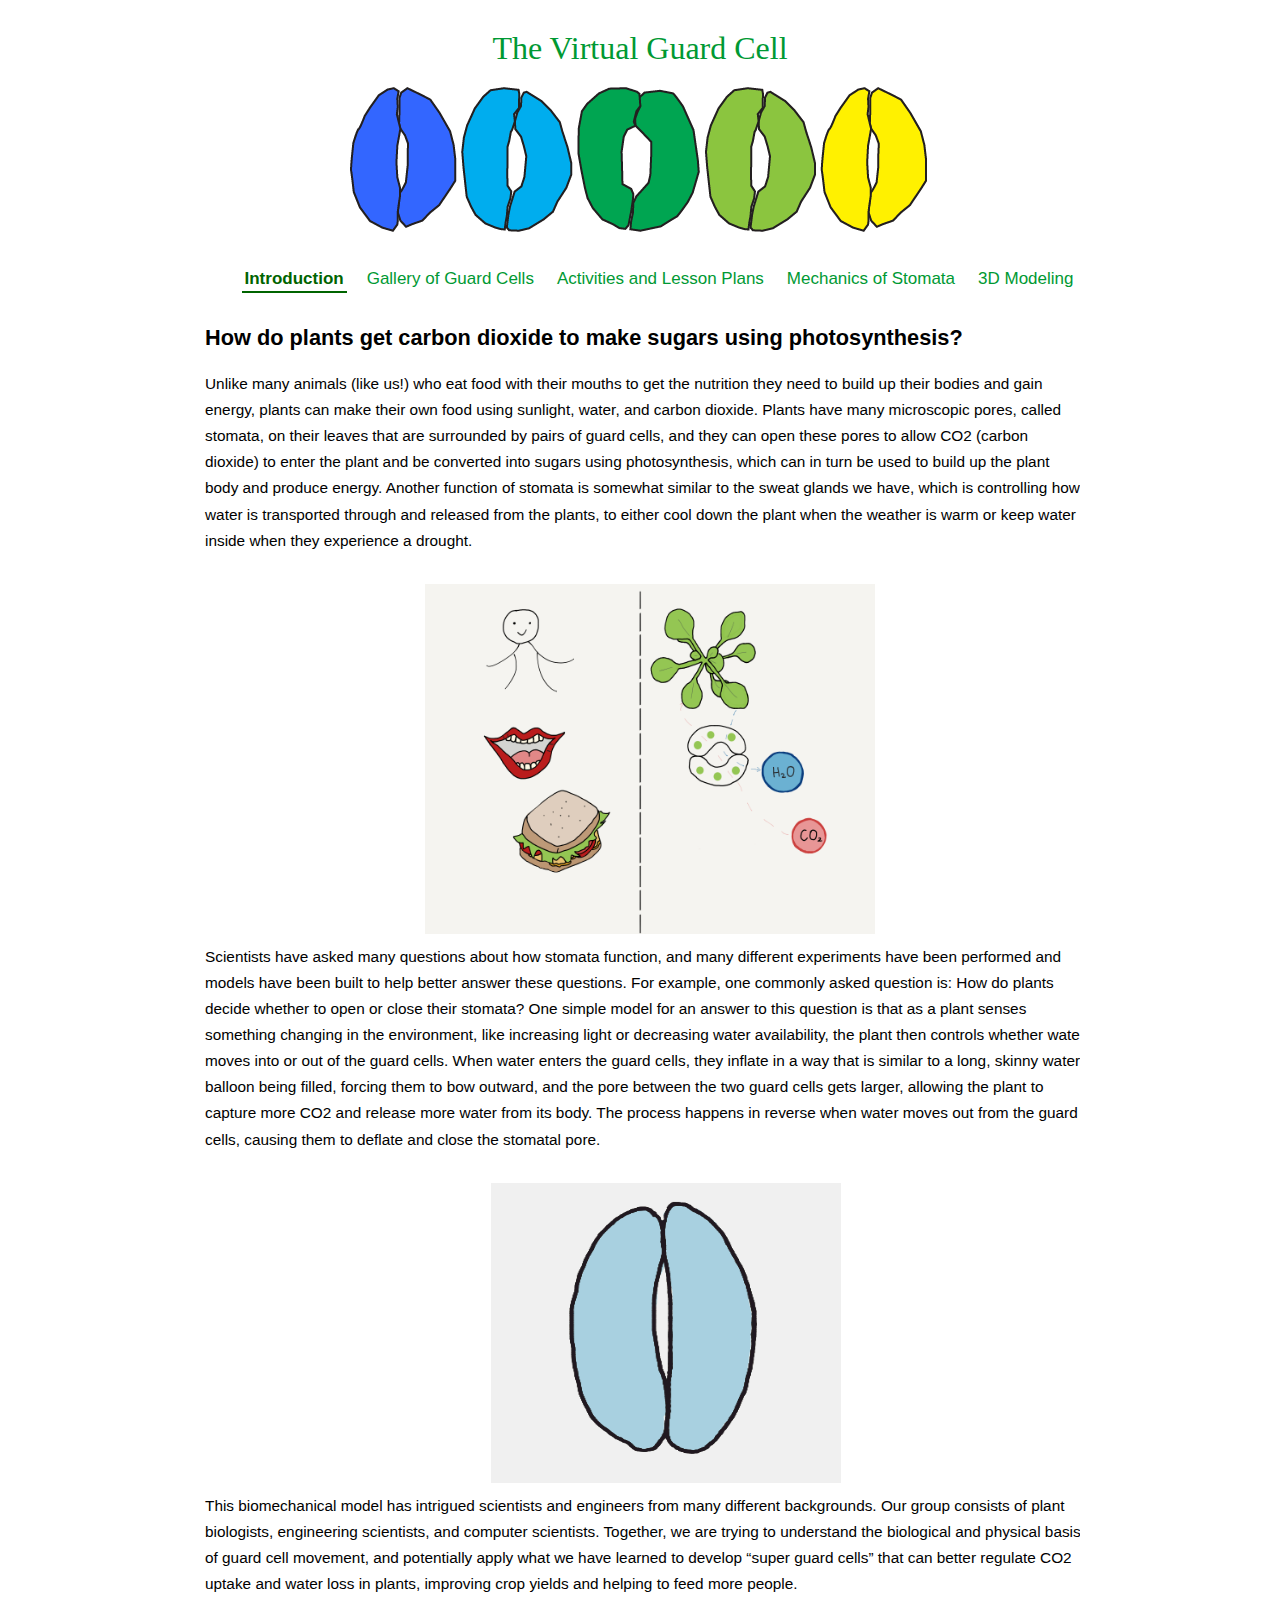
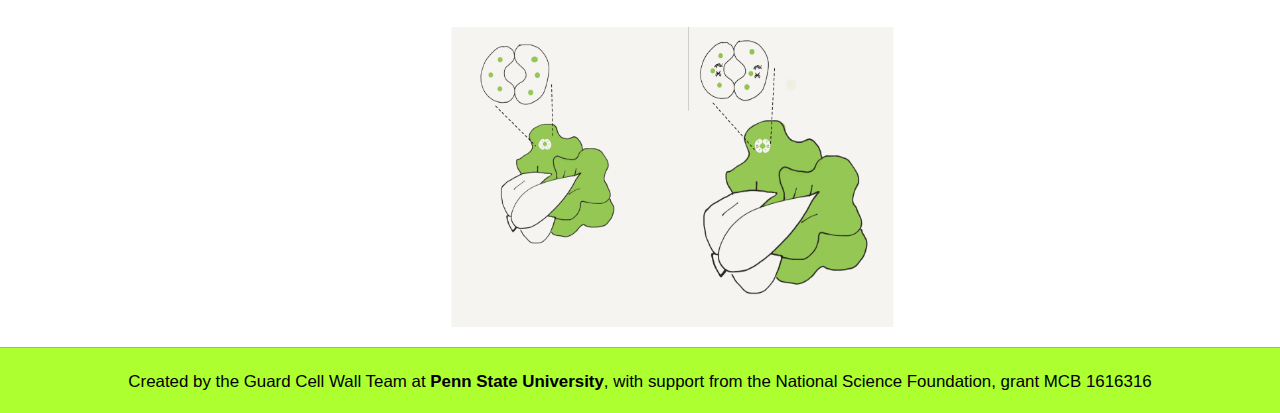
<file: index.html>
<!DOCTYPE HTML>
<html>

<head>
  <title>Virtual Guard Cell</title>
  <meta name="description" content="website description" />
  <meta name="keywords" content="website keywords, website keywords" />
  <meta http-equiv="content-type" content="text/html; charset=windows-1252" />
  <link rel="stylesheet" type="text/css" href="style/style.css" />
</head>

<body>

  <div id="main">
    <div id="header">
      <div id="logo">
        <div id="logo_text">
          <!-- class="logo_colour", allows you to change the colour of the text -->

          <h1 align="center" class="heading">The Virtual Guard Cell</h1>
          <div id="banner"></div>
        
        </div>
      </div>
      <div id="menubar">
        <ul id="menu">
          <!-- put class="selected" in the li tag for the selected page - to highlight which page you're on -->
          <li class="selected"><a href="index.html">Introduction</a></li>
          <li ><a href="gallery.html">Gallery of Guard Cells</a></li>
          <li>
            <div class="dropdown"> 
              <a class="drop">Activities and Lesson Plans</a>
              <div class="dropdown-content">
                <a href="activities.html">Activity</a>
                <a href="lesson.html">Lesson Plan</a>

              </div>
            </div>
          </li>
          <li ><a href="mechanics.html">Mechanics of Stomata</a></li>
          <li ><a href="3Dstomata.html">3D Modeling</a></li>
           
        </ul>
      </div>
    </div>
    <div id="content_header"></div>
    <div id="site_content">
    
      <div id="content">
        <!-- insert the page content here -->
        <h1><span style="font-weight:bold">How do plants get carbon dioxide to make sugars using photosynthesis?</span></h1>
        <p style="font-size:120%;">Unlike many animals (like us!) who eat food with their mouths to get the nutrition they need to build up their bodies and gain energy, plants can make their own food using sunlight, water, and carbon dioxide. Plants have many microscopic pores, called stomata, on their leaves that are surrounded by pairs of guard cells, and they can open these pores to allow CO2 (carbon dioxide) to enter the plant and be converted into sugars using photosynthesis, which can in turn be used to build up the plant body and produce energy. Another function of stomata is somewhat similar to the sweat glands we have, which is controlling how water is transported through and released from the plants, to either cool down the plant when the weather is warm or keep water inside when they experience a drought.</p>
        <div id="img1">
           <img src="stomatal function.png" style="width:450px;height:350px;" alt="intro1" align="middle">
        </div>

        <p style="font-size:120%;">Scientists have asked many questions about how stomata function, and many different experiments have been performed and models have been built to help better answer these questions. For example, one commonly asked question is: How do plants decide whether to open or close their stomata? One simple model for an answer to this question is that as a plant senses something changing in the environment, like increasing light or decreasing water availability, the plant then controls whether water moves into or out of the guard cells. When water enters the guard cells, they inflate in a way that is similar to a long, skinny water balloon being filled, forcing them to bow outward, and the pore between the two guard cells gets larger, allowing the plant to capture more CO2 and release more water from its body. The process happens in reverse when water moves out from the guard cells, causing them to deflate and close the stomatal pore.</p>
        <div id="img2">
           <img src="stomata movement.gif" style="width:350px;height:300px;" alt="intro1" align="middle">
        </div>
        <p style="font-size:120%;">This biomechanical model has intrigued scientists and engineers from many different backgrounds. Our group consists of plant biologists, engineering scientists, and computer scientists. Together, we are trying to understand the biological and physical basis of guard cell movement, and potentially apply what we have learned to develop <q>super guard cells</q> that can better regulate CO2 uptake and water loss in plants, improving crop yields and helping to feed more people.  </p>
        <div id="img3">
           <img src="modified guard cell.png" style="width:450px;height:300px;" alt="intro1" align="middle">
        </div>

        
      </div>
    </div>
    <div id="content_footer"></div>
    <div id="footer">
      <p>Created by the Guard Cell Wall Team at <span style="font-weight:bold">Penn State University</span>, with support from the National Science Foundation, grant MCB 1616316</p>
  
    </div>
  </div>

</body>
</html>
</file>
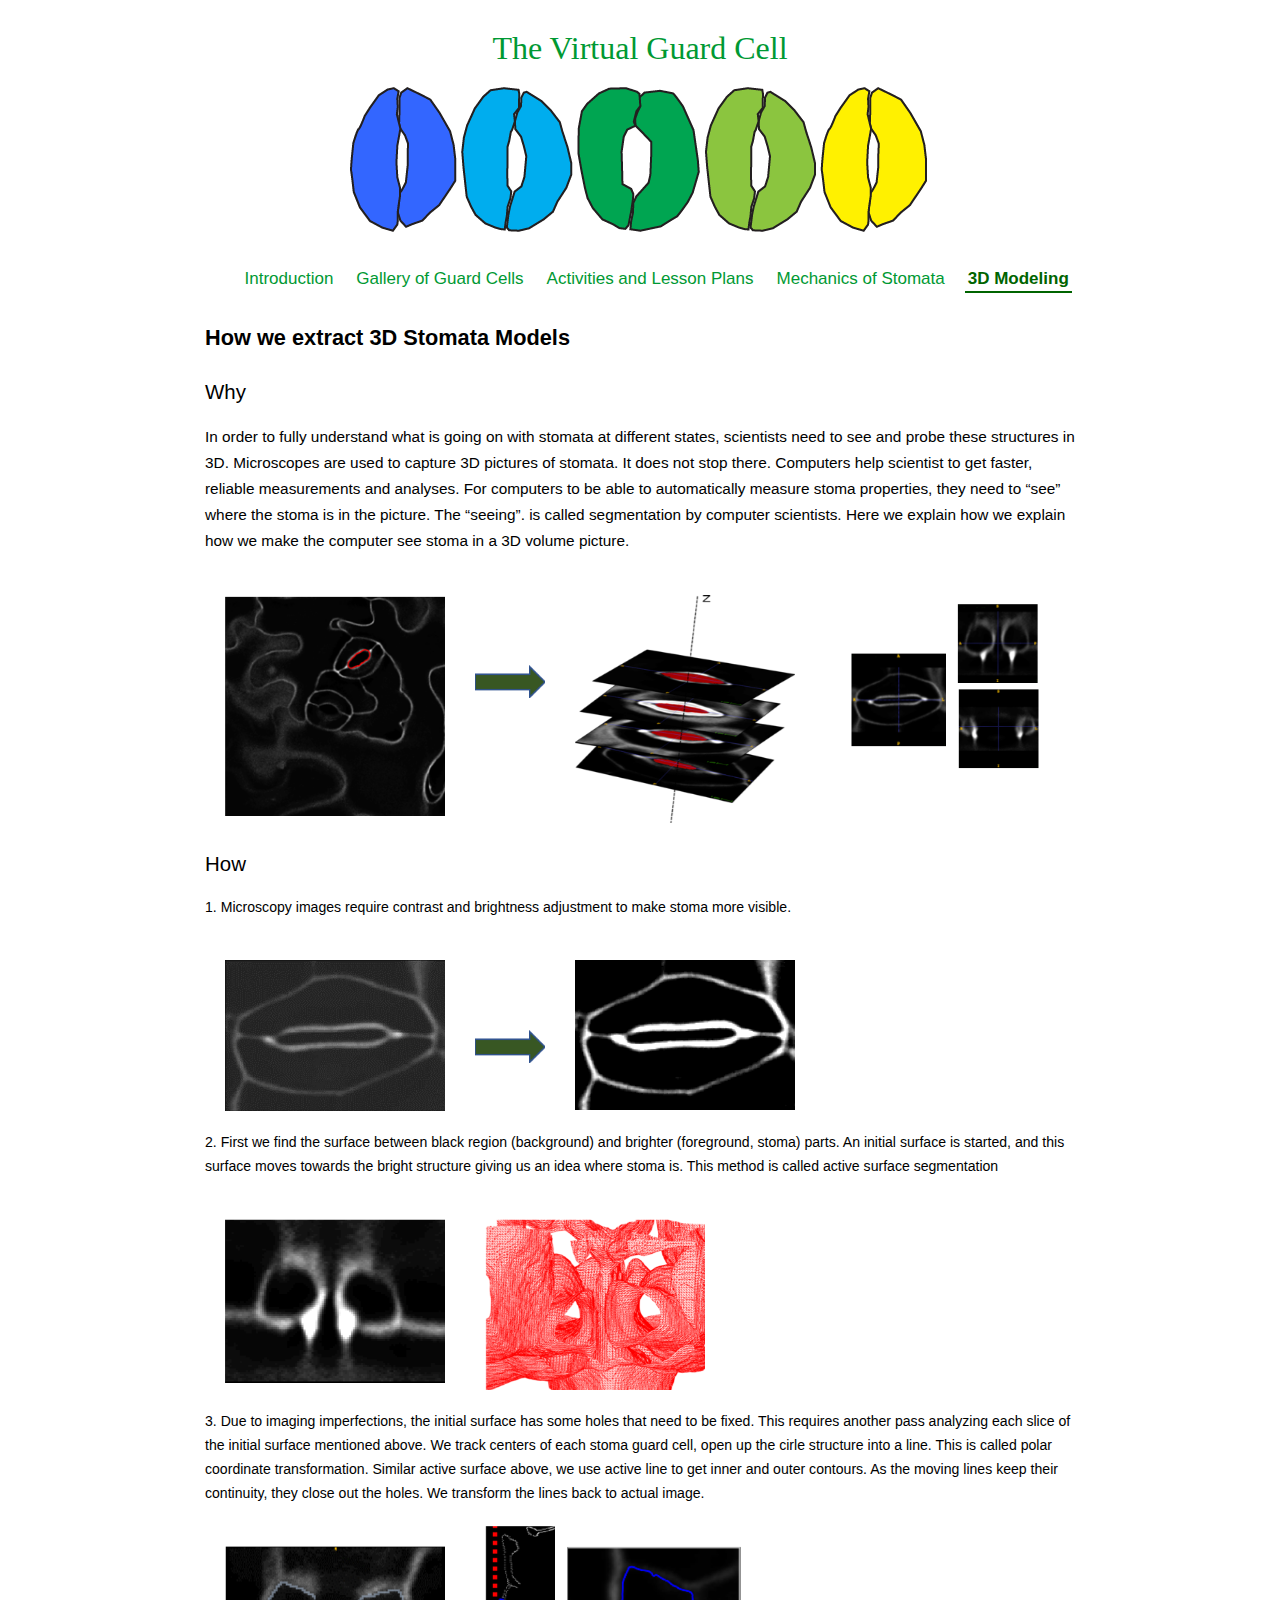
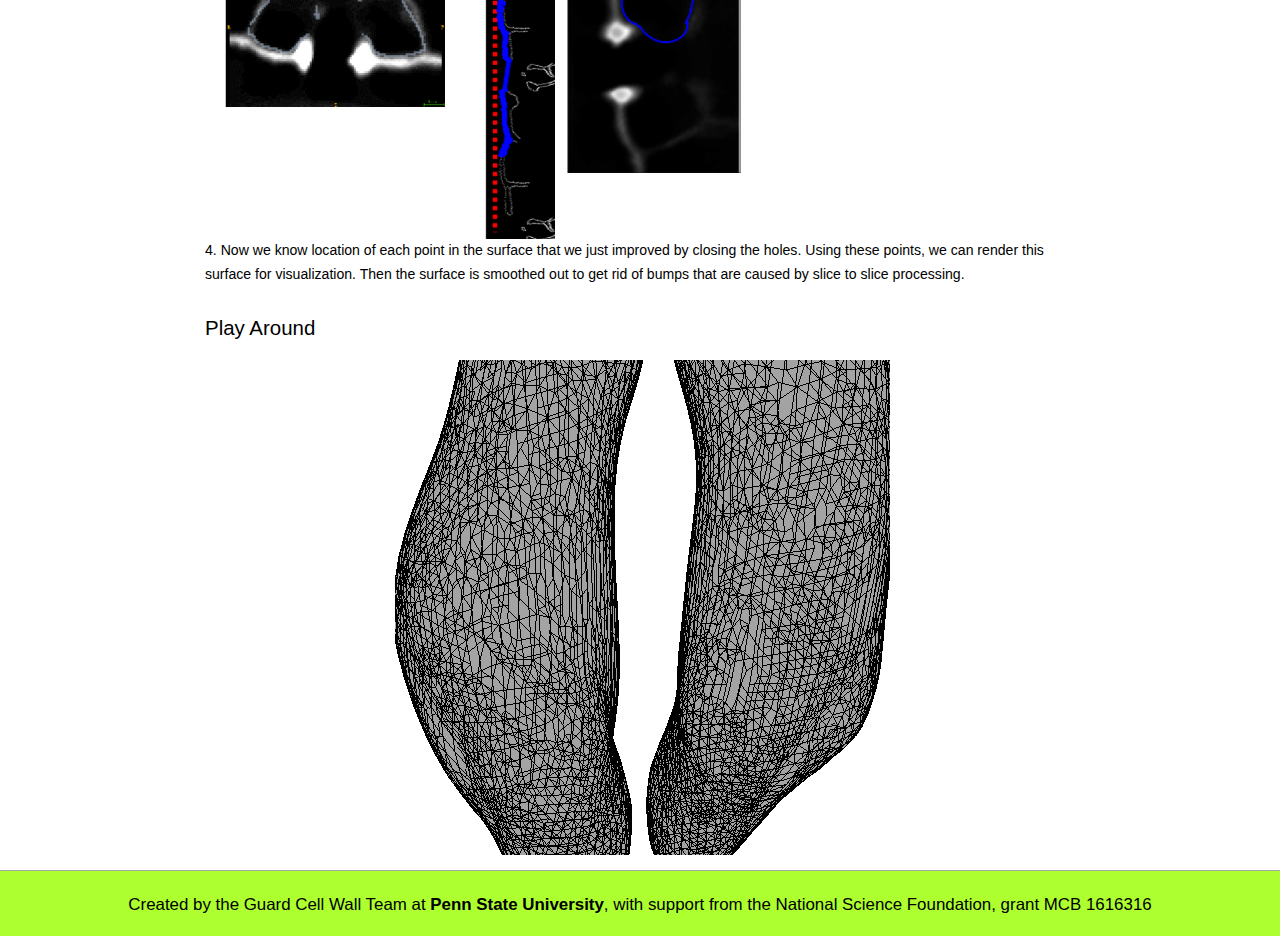
<file: 3Dstomata.html>
<!DOCTYPE HTML>
<html>

<head>
  <title>Virtual Guard Cell</title>
  <meta name="description" content="website description" />
  <meta name="keywords" content="website keywords, website keywords" />
  <meta http-equiv="content-type" content="text/html; charset=windows-1252" />
  <link rel="stylesheet" type="text/css" href="style/style.css" />
</head>

<body>
  <div id="main">
    <div id="header">
      <div id="logo">
        <div id="logo_text">
          <!-- class="logo_colour", allows you to change the colour of the text -->

          <h1 align="center" class="heading">The Virtual Guard Cell</h1>
          <div id="banner"></div>
        
        </div>
      </div>
      <div id="menubar">
        <ul id="menu">
          <!-- put class="selected" in the li tag for the selected page - to highlight which page you're on -->
          <li ><a href="index.html">Introduction</a></li>
          <li ><a href="gallery.html">Gallery of Guard Cells</a></li>
          <li>
            <div class="dropdown"> 
              <a class="drop">Activities and Lesson Plans</a>
              <div class="dropdown-content">
                <a href="activities.html">Activity</a>
                <a href="lesson.html">Lesson Plan</a>

              </div>
            </div>
          </li>
          <li ><a href="mechanics.html">Mechanics of Stomata</a></li>
          <li class="selected"><a href="3Dstomata.html">3D Modeling</a></li>
           
        </ul>
      </div>
    </div>
    <div id="content_header"></div>
    <div id="site_content">
    
      <div id="content">
        <!-- insert the page content here -->
        <h1><span style="font-weight:bold">How we extract 3D Stomata Models</span></h1>
        <h2>Why</h2>
        <p style="font-size:120%;">In order to fully understand what is going on with stomata at different states, scientists need to see and probe these structures in 3D. Microscopes are used to capture 3D pictures of stomata. It does not stop there. Computers help scientist to get faster, reliable measurements and analyses. For computers to be able to automatically measure stoma properties, they need to <q>see</q>  where the stoma is in the picture. The  <q>seeing</q>. is called segmentation by computer scientists. Here we explain how we explain how we make the computer see stoma in a 3D volume picture. </p>

        <div class="row2">
          <div class="column2">
            <figure>
            <img src="st1.png" alt="Snow" style="width:100%">
            </figure>
          </div>
          <div class="column3">
            <figure>
            <img src="arr1.png" alt="arrow" style="width:100%">
            </figure>
          </div>
          <div class="column2">
            <figure>
            <img src="st2.png" alt="Snow" style="width:100%">
            </figure>
          </div>

          <div class="column2">
            <figure>
            <img src="st3.png" alt="Forest" style="width:100%">
            
            </figure>
          </div>
        </div>
        
        <h2>How</h2>
        
            <p>1. Microscopy images require contrast and brightness adjustment to make stoma more visible.</p>

        <div class="row2">
          <div class="column2">
            <figure>
            <img src="st4.png" alt="Snow" style="width:100%">
            </figure>
          </div>
          <div class="column3">
            <figure>
            <img src="arr1.png" alt="arrow" style="width:100%">
            </figure>
          </div>
          <div class="column2">
            <figure>
            <img src="st5.png" alt="Snow" style="width:100%">
            </figure>
          </div>
        </div>

        <p>2. First we find the surface between black region (background) and brighter (foreground, stoma) parts. An initial surface is started, and this surface moves towards the bright structure giving us an idea where stoma is. This method is called active surface segmentation</p>
        <div class="row2">
          <div class="column2">
            <figure>
            <img src="st6.png" alt="Snow" style="width:100%">
            </figure>
          </div>
    
          <div class="column2">
            <figure>
            <img src="st7.png" alt="Snow" style="width:100%">
            </figure>
          </div>
        </div>

        <p >3. Due to imaging imperfections, the initial surface has some holes that need to be fixed. This requires another pass analyzing each slice of the initial surface mentioned above. We track centers of each stoma guard cell, open up the cirle structure into a line. This is called polar coordinate transformation. Similar active surface above, we use active line to get inner and outer contours. As the moving lines keep their continuity, they close out the holes. We transform the lines back to actual image.</p>

        <div class="row2">
          <div class="column2">
            <figure>
            <img src="st8.png" alt="Snow" style="width:100%">
            </figure>
          </div>
    
          <div class="column4">
            <figure>
            <img src="st9.png" alt="Snow" style="width:100%">
            </figure>
          </div>
          <div class="column2">
            <figure>
            <img src="st10.png" alt="Snow" style="width:80%">
            </figure>
          </div>
        </div>
        

        
        <p>4. Now we know location of each point in the surface that we just improved by closing the holes. Using these points, we can render this surface for visualization. Then  the surface is smoothed out to get rid of bumps that are caused by slice to slice processing.</p>
        <h2> Play Around </h2>
        <div id="stl_cont" style="width:500px;height:500px;position:relative; float:center;margin:0 auto;"></div>

        <script src="stl_viewer.min.js"></script>        
        <script>
            var stl_viewer=new StlViewer
            (
                document.getElementById("stl_cont"),
                {
                auto_resize:true,
                zoom:-10,
                models:
                    [
                        {filename:"models/Col_zser01-1_crop_CC_contrast_outer_lnd_1_volume_original_nghbd3_cropped_vcg_taubin.stl", opacity:0.2, x:-23, y:0, z:0, color:"#FF1212", rotationx:90, view_edges:true, display:"smooth"},
                        {filename:"models/Col_zser01-1_crop_CC_contrast_outer_lnd_2_volume_original_nghbd3_cropped_vcg_taubin.stl", opacity:0.2, x:23, y:0, z:0, color:"#FFFFFF", rotationx:90, view_edges:true, display:"smooth"}
                    ]
                }
            );
        </script>
      </div>
    </div>
    <div id="content_footer"></div>
    <div id="footer">
      <p>Created by the Guard Cell Wall Team at <span style="font-weight:bold">Penn State University</span>, with support from the National Science Foundation, grant MCB 1616316</p>
      
    </div>
  </div>
</body>
</html>
</file>
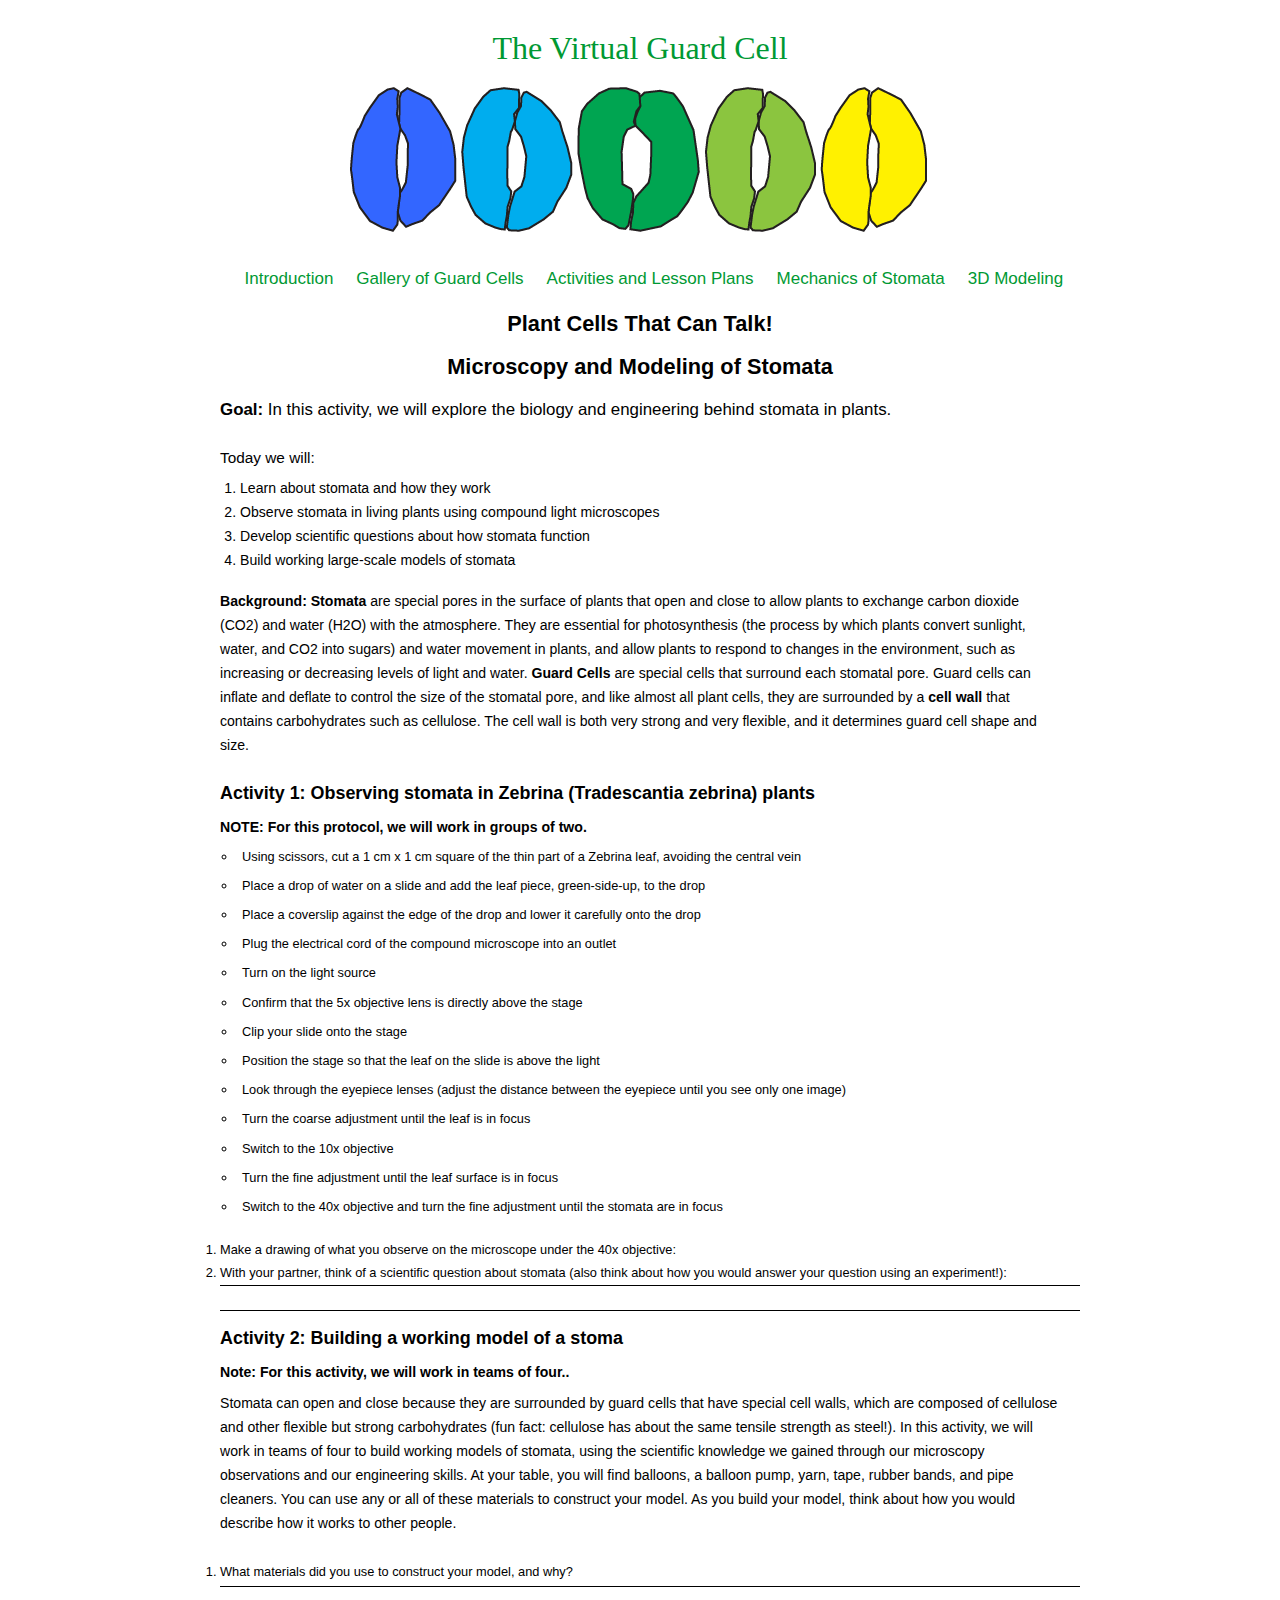
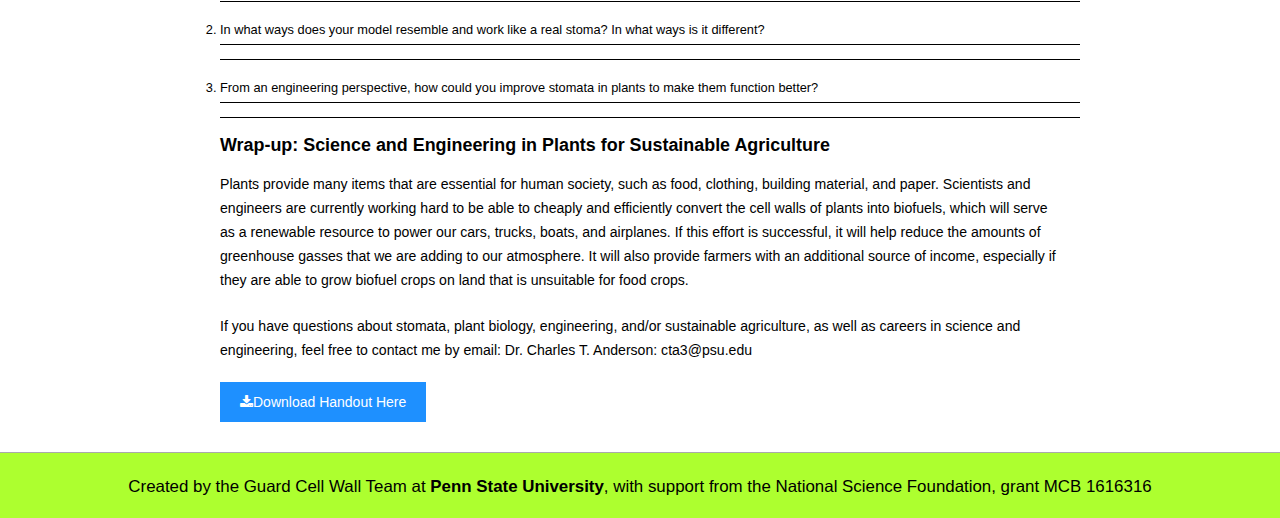
<file: activities.html>
<!DOCTYPE HTML>
<html>

<head>
  <title>Virtual Guard Cell</title>
  <meta name="description" content="website description" />
  <meta name="keywords" content="website keywords, website keywords" />
  <meta http-equiv="content-type" content="text/html; charset=windows-1252" />
  <link rel="stylesheet"  href="https://cdnjs.cloudflare.com/ajax/libs/font-awesome/4.7.0/css/font-awesome.min.css">
  <link rel="stylesheet" type="text/css" href="style/style.css" />
</head>

<body>
  <div id="main">
    <div id="header">
      <div id="logo">
        <div id="logo_text">
          <!-- class="logo_colour", allows you to change the colour of the text -->

          <h1 align="center" class="heading">The Virtual Guard Cell</h1>
          <div id="banner"></div>
        
        </div>
      </div>
      <div id="menubar">
        <ul id="menu">
          <!-- put class="selected" in the li tag for the selected page - to highlight which page you're on -->
          <li><a href="index.html">Introduction</a></li>
          <li ><a href="gallery.html">Gallery of Guard Cells</a></li>
          <li >
            <div class="dropdown"> 
              <a class="drop">Activities and Lesson Plans</a>
              <div class="dropdown-content">
                <a href="activities.html">Activity</a>
                <a href="lesson.html">Lesson Plan</a>

              </div>
            </div>
          </li>
          <li ><a href="mechanics.html">Mechanics of Stomata</a></li>
          <li ><a href="3Dstomata.html">3D Modeling</a></li>
           
        </ul>
      </div>
    </div>
    <div id="content_header"></div>
    <div id="site_content">

     
    
      <div id="a_content">
        <!-- insert the page content here -->
        <h1 align="middle"><span style="font-weight:bold">Plant Cells That Can Talk!</span></h1>
        <h1 align="middle"><span style="font-weight:bold; padding: 0 0 2px 0;">Microscopy and Modeling of Stomata</span></h1>
        
        <p><span style="font-weight:bold; font-size: 1.2em">Goal: </span><span style="font-size: 1.2em">In this activity, we will explore the biology and engineering behind stomata in plants.</span></p>

        <p class="para1">Today we will:</p>
          <ol id="list1">
            <li>Learn about stomata and how they work</li>
            <li>Observe stomata in living plants using compound light microscopes</li>
            <li>Develop scientific questions about how stomata function</li>
            <li>Build working large-scale models of stomata</li>
          </ol> 

        <p><span style="font-weight:bold">Background: Stomata </span>are special pores in the surface of plants that open and close to allow plants to exchange carbon dioxide (CO2) and water (H2O) with the atmosphere. They are essential for photosynthesis (the process by which plants convert sunlight, water, and CO2 into sugars) and water movement in plants, and allow plants to respond to changes in the environment, such as increasing or decreasing levels of light and water. <span style="font-weight:bold">Guard Cells</span> are special cells that surround each stomatal pore. Guard cells can inflate and deflate to control the size of the stomatal pore, and like almost all plant cells, they are surrounded by a <strong> cell wall </strong>that contains carbohydrates such as cellulose. The cell wall is both very strong and very flexible, and it determines guard cell shape and size.</p>

        <h3><span style="font-weight:bold">Activity 1: Observing stomata in Zebrina (Tradescantia zebrina) plants</span></h3>
        <h4><span style="font-weight:bold">NOTE: For this protocol, we will work in groups of two.</span></h4>
        <ul style="list-style-type:none;">
          <li>Using scissors, cut a 1 cm x 1 cm square of the thin part of a Zebrina leaf, avoiding the central vein</li>
          <li>Place a drop of water on a slide and add the leaf piece, green-side-up, to the drop</li>
          <li> Place a coverslip against the edge of the drop and lower it carefully onto the drop</li>
          <li> Plug the electrical cord of the compound microscope into an outlet</li>
          <li> Turn on the light source</li>
          <li> Confirm that the 5x objective lens is directly above the stage</li>
          <li> Clip your slide onto the stage </li>
          <li> Position the stage so that the leaf on the slide is above the light</li>
          <li> Look through the eyepiece lenses (adjust the distance between the eyepiece until you see only one image)</li>
          <li> Turn the coarse adjustment until the leaf is in focus</li>
          <li> Switch to the 10x objective</li>
          <li> Turn the fine adjustment until the leaf surface is in focus</li>
          <li> Switch to the 40x objective and turn the fine adjustment until the stomata are in focus</li>

        </ul>

        <ol class="list2">
        <li>Make a drawing of what you observe on the microscope under the 40x objective:</li>
        <li>With your partner, think of a scientific question about stomata (also think about how you would answer your question using an experiment!):</li>
        </ol> 
        <svg height="20" width="1000">
          <line x1="0" y1="0" x2="3000" y2="0" style="stroke:rgb(0,0,0);stroke-width:2" />
          Sorry, your browser does not support inline SVG.
        </svg>
        <svg height="10" width="1000">
          <line x1="0" y1="0" x2="3000" y2="0" style="stroke:rgb(0,0,0);stroke-width:2" />
          Sorry, your browser does not support inline SVG.
        </svg>

        <h3><span style="font-weight:bold">Activity 2: Building a working model of a stoma</span></h3>
        <h4><span style="font-weight:bold">Note: For this activity, we will work in teams of four..</span></h4>

        <p>Stomata can open and close because they are surrounded by guard cells that have special cell walls, which are composed of cellulose and other flexible but strong carbohydrates (fun fact: cellulose has about the same tensile strength as steel!). In this activity, we will work in teams of four to build working models of stomata, using the scientific knowledge we gained through our microscopy observations and our engineering skills. At your table, you will find balloons, a balloon pump, yarn, tape, rubber bands, and pipe cleaners. You can use any or all of these materials to construct your model. As you build your model, think about how you would describe how it works to other people. </p>

        <ol class="list3">
        <li>What materials did you use to construct your model, and why?</li>
        <svg height="10" width="1000">
          <line x1="0" y1="0" x2="3000" y2="0" style="stroke:rgb(0,0,0);stroke-width:2" />
          Sorry, your browser does not support inline SVG.
        </svg>
        <svg height="10" width="1000">
          <line x1="0" y1="0" x2="3000" y2="0" style="stroke:rgb(0,0,0);stroke-width:2" />
          Sorry, your browser does not support inline SVG.
        </svg>
        <li>In what ways does your model resemble and work like a real stoma? In what ways is it different?</li>
        <svg height="10" width="1000">
          <line x1="0" y1="0" x2="3000" y2="0" style="stroke:rgb(0,0,0);stroke-width:2" />
          Sorry, your browser does not support inline SVG.
        </svg>
        <svg height="10" width="1000">
          <line x1="0" y1="0" x2="3000" y2="0" style="stroke:rgb(0,0,0);stroke-width:2" />
          Sorry, your browser does not support inline SVG.
        </svg>
        <li>From an engineering perspective, how could you improve stomata in plants to make them function better?</li>
        <svg height="10" width="1000">
          <line x1="0" y1="0" x2="3000" y2="0" style="stroke:rgb(0,0,0);stroke-width:2" />
          Sorry, your browser does not support inline SVG.
        </svg>
        <svg height="10" width="1000">
          <line x1="0" y1="0" x2="3000" y2="0" style="stroke:rgb(0,0,0);stroke-width:2" />
          Sorry, your browser does not support inline SVG.
        </svg>
        </ol>

        <h3><span style="font-weight:bold">Wrap-up: Science and Engineering in Plants for Sustainable Agriculture</span></h3>
        <p>Plants provide many items that are essential for human society, such as food, clothing, building material, and paper. Scientists and engineers are currently working hard to be able to cheaply and efficiently convert the cell walls of plants into biofuels, which will serve as a renewable resource to power our cars, trucks, boats, and airplanes. If this effort is successful, it will help reduce the amounts of greenhouse gasses that we are adding to our atmosphere. It will also provide farmers with an additional source of income, especially if they are able to grow biofuel crops on land that is unsuitable for food crops.</p>

        <p>If you have questions about stomata, plant biology, engineering, and/or sustainable agriculture, as well as careers in science and engineering, feel free to contact me by email: Dr. Charles T. Anderson: cta3@psu.edu</p>

        <form method="get" action="Plant Cells That Can TALK handout draft.docx">
          <button class="btn"><i class="fa fa-download"></i>Download Handout Here</button>
        </form>

        
      </div>
    </div>
    <div id="content_footer"></div>
    <div id="footer">
      <p>Created by the Guard Cell Wall Team at <span style="font-weight:bold">Penn State University</span>, with support from the National Science Foundation, grant MCB 1616316</p>
      
    </div>
  </div>
</body>
</html>
</file>
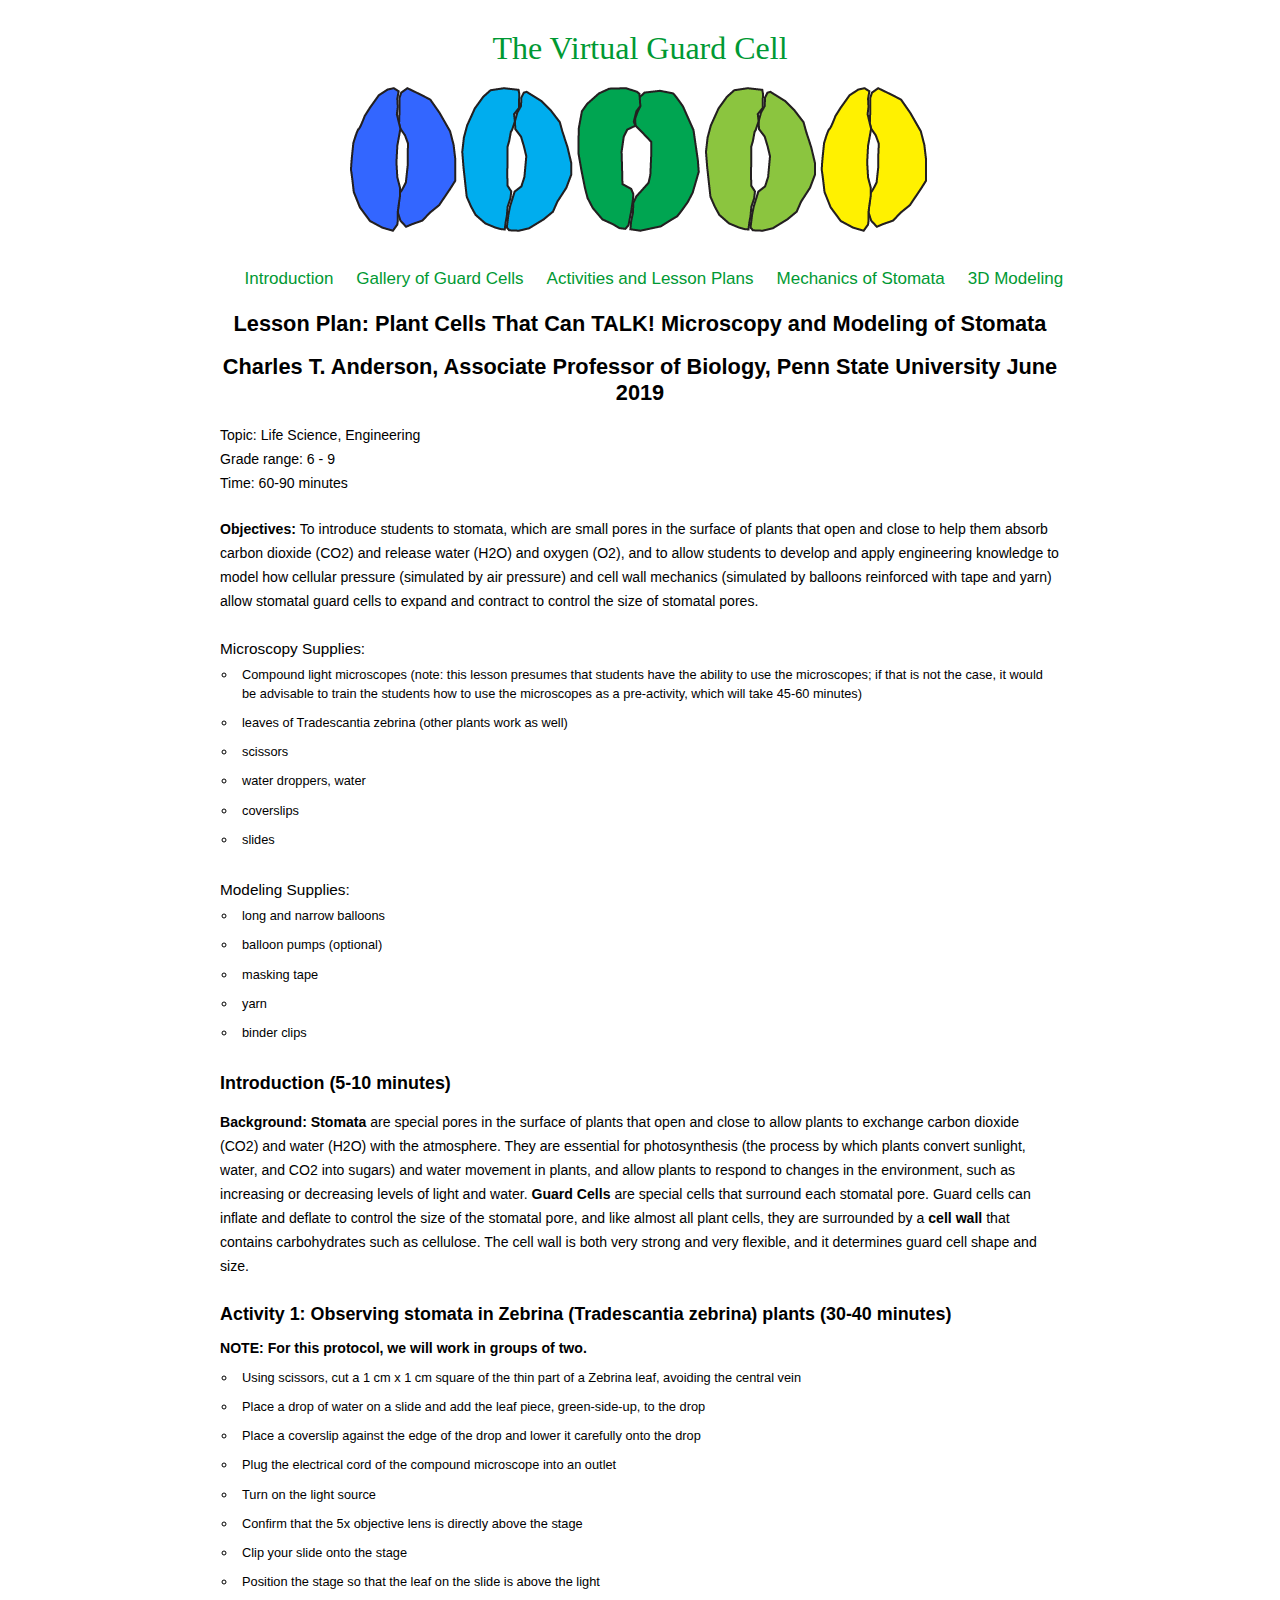
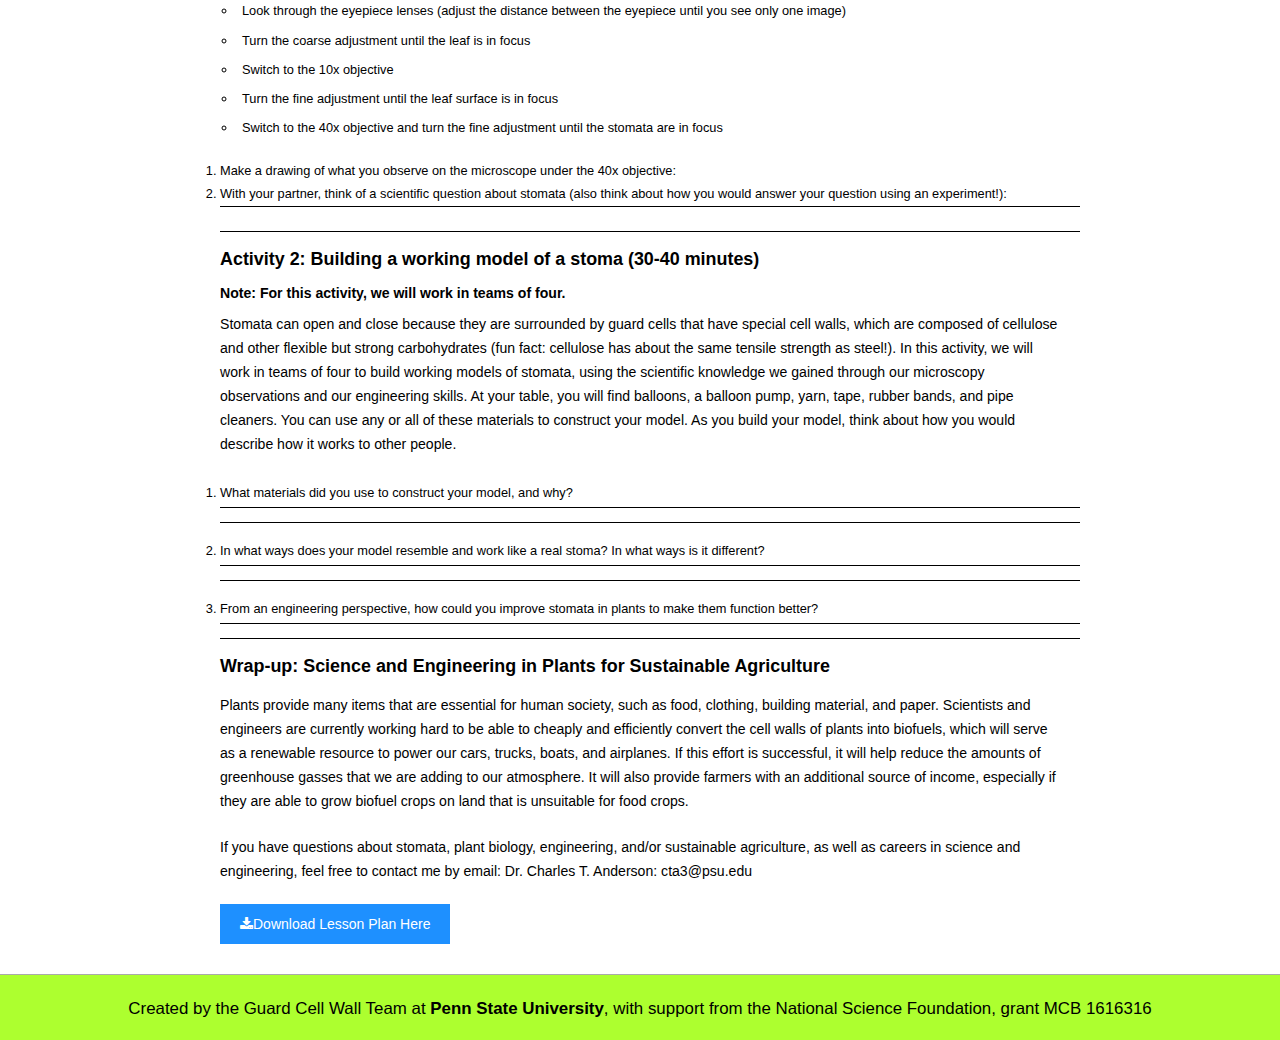
<file: lesson.html>
<!DOCTYPE HTML>
<html>

<head>
  <title>Virtual Guard Cell</title>
  <meta name="description" content="website description" />
  <meta name="keywords" content="website keywords, website keywords" />
  <meta http-equiv="content-type" content="text/html; charset=windows-1252" />
  <link rel="stylesheet"  href="https://cdnjs.cloudflare.com/ajax/libs/font-awesome/4.7.0/css/font-awesome.min.css">
  <link rel="stylesheet" type="text/css" href="style/style.css" />

</head>

<body>
  <div id="main">
    <div id="header">
      <div id="logo">
        <div id="logo_text">
          <!-- class="logo_colour", allows you to change the colour of the text -->

          <h1 align="center" class="heading">The Virtual Guard Cell</h1>
          <div id="banner"></div>
        
        </div>
      </div>
      <div id="menubar">
        <ul id="menu">
          <!-- put class="selected" in the li tag for the selected page - to highlight which page you're on -->
          <li><a href="index.html">Introduction</a></li>
          <li ><a href="gallery.html">Gallery of Guard Cells</a></li>
          <li >
            <div class="dropdown"> 
              <a class="drop">Activities and Lesson Plans</a>
              <div class="dropdown-content">
                <a href="activities.html">Activity</a>
                <a href="lesson.html">Lesson Plan</a>

              </div>
            </div>
          </li>
          <li ><a href="mechanics.html">Mechanics of Stomata</a></li>
          <li ><a href="3Dstomata.html">3D Modeling</a></li>
           
        </ul>
      </div>
    </div>
    <div id="content_header"></div>
    <div id="site_content">
    
      <div id="a_content">
        <!-- insert the page content here -->
        <h1 align="middle"><span style="font-weight:bold">Lesson Plan: Plant Cells That Can TALK! Microscopy and Modeling of Stomata</span></h1>
        <h1 align="middle"><span style="font-weight:bold; padding: 0 0 2px 0;">Charles T. Anderson, Associate Professor of Biology, Penn State University
June 2019
</span></h1>


        <p>Topic: Life Science, Engineering</span><br>Grade range: 6 - 9 <br>Time: 60-90 minutes</p>
        

        <p><span style="font-weight:bold">Objectives: </span> To introduce students to stomata, which are small pores in the surface of plants that open and close to help them absorb carbon dioxide (CO2) and release water (H2O) and oxygen (O2), and to allow students to develop and apply engineering knowledge to model how cellular pressure (simulated by air pressure) and cell wall mechanics (simulated by balloons reinforced with tape and yarn) allow stomatal guard cells to expand and contract to control the size of stomatal pores.</p>

        <p class="para1">Microscopy Supplies: </p>
        <ul>
          <li>Compound light microscopes (note: this lesson presumes that students have the ability to use the microscopes; if that is not the case, it would be advisable to train the students how to use the microscopes as a pre-activity, which will take 45-60 minutes)</li>
          <li>leaves of Tradescantia zebrina (other plants work as well)</li>
          <li>scissors</li>
          <li>water droppers, water</li>
          <li>coverslips</li>
          <li>slides</li>

        </ul>

        <p class="para1">Modeling Supplies: </p>
        <ul>
          <li>long and narrow balloons </li>
          <li>balloon pumps (optional)</li>
          <li>masking tape</li>
          <li>yarn</li>
          <li>binder clips</li>

        </ul>

        <h3><span style="font-weight:bold">Introduction (5-10 minutes)</span></h3>

        <p><span style="font-weight:bold">Background: Stomata </span>are special pores in the surface of plants that open and close to allow plants to exchange carbon dioxide (CO2) and water (H2O) with the atmosphere. They are essential for photosynthesis (the process by which plants convert sunlight, water, and CO2 into sugars) and water movement in plants, and allow plants to respond to changes in the environment, such as increasing or decreasing levels of light and water. <span style="font-weight:bold">Guard Cells</span> are special cells that surround each stomatal pore. Guard cells can inflate and deflate to control the size of the stomatal pore, and like almost all plant cells, they are surrounded by a <span style="font-weight:bold">cell wall</span> that contains carbohydrates such as cellulose. The cell wall is both very strong and very flexible, and it determines guard cell shape and size.</p>
        
        <h3><span style="font-weight:bold">Activity 1: Observing stomata in Zebrina (Tradescantia zebrina) plants (30-40 minutes)</span></h3>
        <h4><span style="font-weight:bold">NOTE: For this protocol, we will work in groups of two.</span></h4>
        <ul style="list-style-type:none;">
          <li>Using scissors, cut a 1 cm x 1 cm square of the thin part of a Zebrina leaf, avoiding the central vein</li>
          <li>Place a drop of water on a slide and add the leaf piece, green-side-up, to the drop</li>
          <li> Place a coverslip against the edge of the drop and lower it carefully onto the drop</li>
          <li> Plug the electrical cord of the compound microscope into an outlet</li>
          <li> Turn on the light source</li>
          <li> Confirm that the 5x objective lens is directly above the stage</li>
          <li> Clip your slide onto the stage </li>
          <li> Position the stage so that the leaf on the slide is above the light</li>
          <li> Look through the eyepiece lenses (adjust the distance between the eyepiece until you see only one image)</li>
          <li> Turn the coarse adjustment until the leaf is in focus</li>
          <li> Switch to the 10x objective</li>
          <li> Turn the fine adjustment until the leaf surface is in focus</li>
          <li> Switch to the 40x objective and turn the fine adjustment until the stomata are in focus</li>

        </ul>

        <ol class="list2">
        <li>Make a drawing of what you observe on the microscope under the 40x objective:</li>

        <li>With your partner, think of a scientific question about stomata (also think about how you would answer your question using an experiment!):</li>
        </ol> 
        <svg height="20" width="1000">
          <line x1="0" y1="0" x2="3000" y2="0" style="stroke:rgb(0,0,0);stroke-width:2" />
          Sorry, your browser does not support inline SVG.
        </svg>
        <svg height="10" width="1000">
          <line x1="0" y1="0" x2="3000" y2="0" style="stroke:rgb(0,0,0);stroke-width:2" />
          Sorry, your browser does not support inline SVG.
        </svg>

        <h3><span style="font-weight:bold">Activity 2: Building a working model of a stoma (30-40 minutes)</span></h3>
        <h4><span style="font-weight:bold">Note: For this activity, we will work in teams of four.</span></h4>

        <p>Stomata can open and close because they are surrounded by guard cells that have special cell walls, which are composed of cellulose and other flexible but strong carbohydrates (fun fact: cellulose has about the same tensile strength as steel!). In this activity, we will work in teams of four to build working models of stomata, using the scientific knowledge we gained through our microscopy observations and our engineering skills. At your table, you will find balloons, a balloon pump, yarn, tape, rubber bands, and pipe cleaners. You can use any or all of these materials to construct your model. As you build your model, think about how you would describe how it works to other people. </p>

        <ol class="list3">
        <li>What materials did you use to construct your model, and why?</li>
        <svg height="10" width="1000">
          <line x1="0" y1="0" x2="3000" y2="0" style="stroke:rgb(0,0,0);stroke-width:2" />
          Sorry, your browser does not support inline SVG.
        </svg>
        <svg height="10" width="1000">
          <line x1="0" y1="0" x2="3000" y2="0" style="stroke:rgb(0,0,0);stroke-width:2" />
          Sorry, your browser does not support inline SVG.
        </svg>
        <li>In what ways does your model resemble and work like a real stoma? In what ways is it different?</li>
        <svg height="10" width="1000">
          <line x1="0" y1="0" x2="3000" y2="0" style="stroke:rgb(0,0,0);stroke-width:2" />
          Sorry, your browser does not support inline SVG.
        </svg>
        <svg height="10" width="1000">
          <line x1="0" y1="0" x2="3000" y2="0" style="stroke:rgb(0,0,0);stroke-width:2" />
          Sorry, your browser does not support inline SVG.
        </svg>
        <li>From an engineering perspective, how could you improve stomata in plants to make them function better?</li>
        <svg height="10" width="1000">
          <line x1="0" y1="0" x2="3000" y2="0" style="stroke:rgb(0,0,0);stroke-width:2" />
          Sorry, your browser does not support inline SVG.
        </svg>
        <svg height="10" width="1000">
          <line x1="0" y1="0" x2="3000" y2="0" style="stroke:rgb(0,0,0);stroke-width:2" />
          Sorry, your browser does not support inline SVG.
        </svg>
        </ol>

        <h3><span style="font-weight:bold">Wrap-up: Science and Engineering in Plants for Sustainable Agriculture</span></h3>
        <p>Plants provide many items that are essential for human society, such as food, clothing, building material, and paper. Scientists and engineers are currently working hard to be able to cheaply and efficiently convert the cell walls of plants into biofuels, which will serve as a renewable resource to power our cars, trucks, boats, and airplanes. If this effort is successful, it will help reduce the amounts of greenhouse gasses that we are adding to our atmosphere. It will also provide farmers with an additional source of income, especially if they are able to grow biofuel crops on land that is unsuitable for food crops.</p>

        <p>If you have questions about stomata, plant biology, engineering, and/or sustainable agriculture, as well as careers in science and engineering, feel free to contact me by email: Dr. Charles T. Anderson: cta3@psu.edu</p>

        <form method="get" action="Plant Cells That Can TALK! Lesson Plan draft.docx">
          <button class="btn"><i class="fa fa-download"></i>Download Lesson Plan Here</button>
        </form>

        
      </div>
    </div>
    <div id="content_footer"></div>
    <div id="footer">
      <p>Created by the Guard Cell Wall Team at <span style="font-weight:bold">Penn State University</span>, with support from the National Science Foundation, grant MCB 1616316</p>
      
    </div>
  </div>
</body>
</html>
</file>
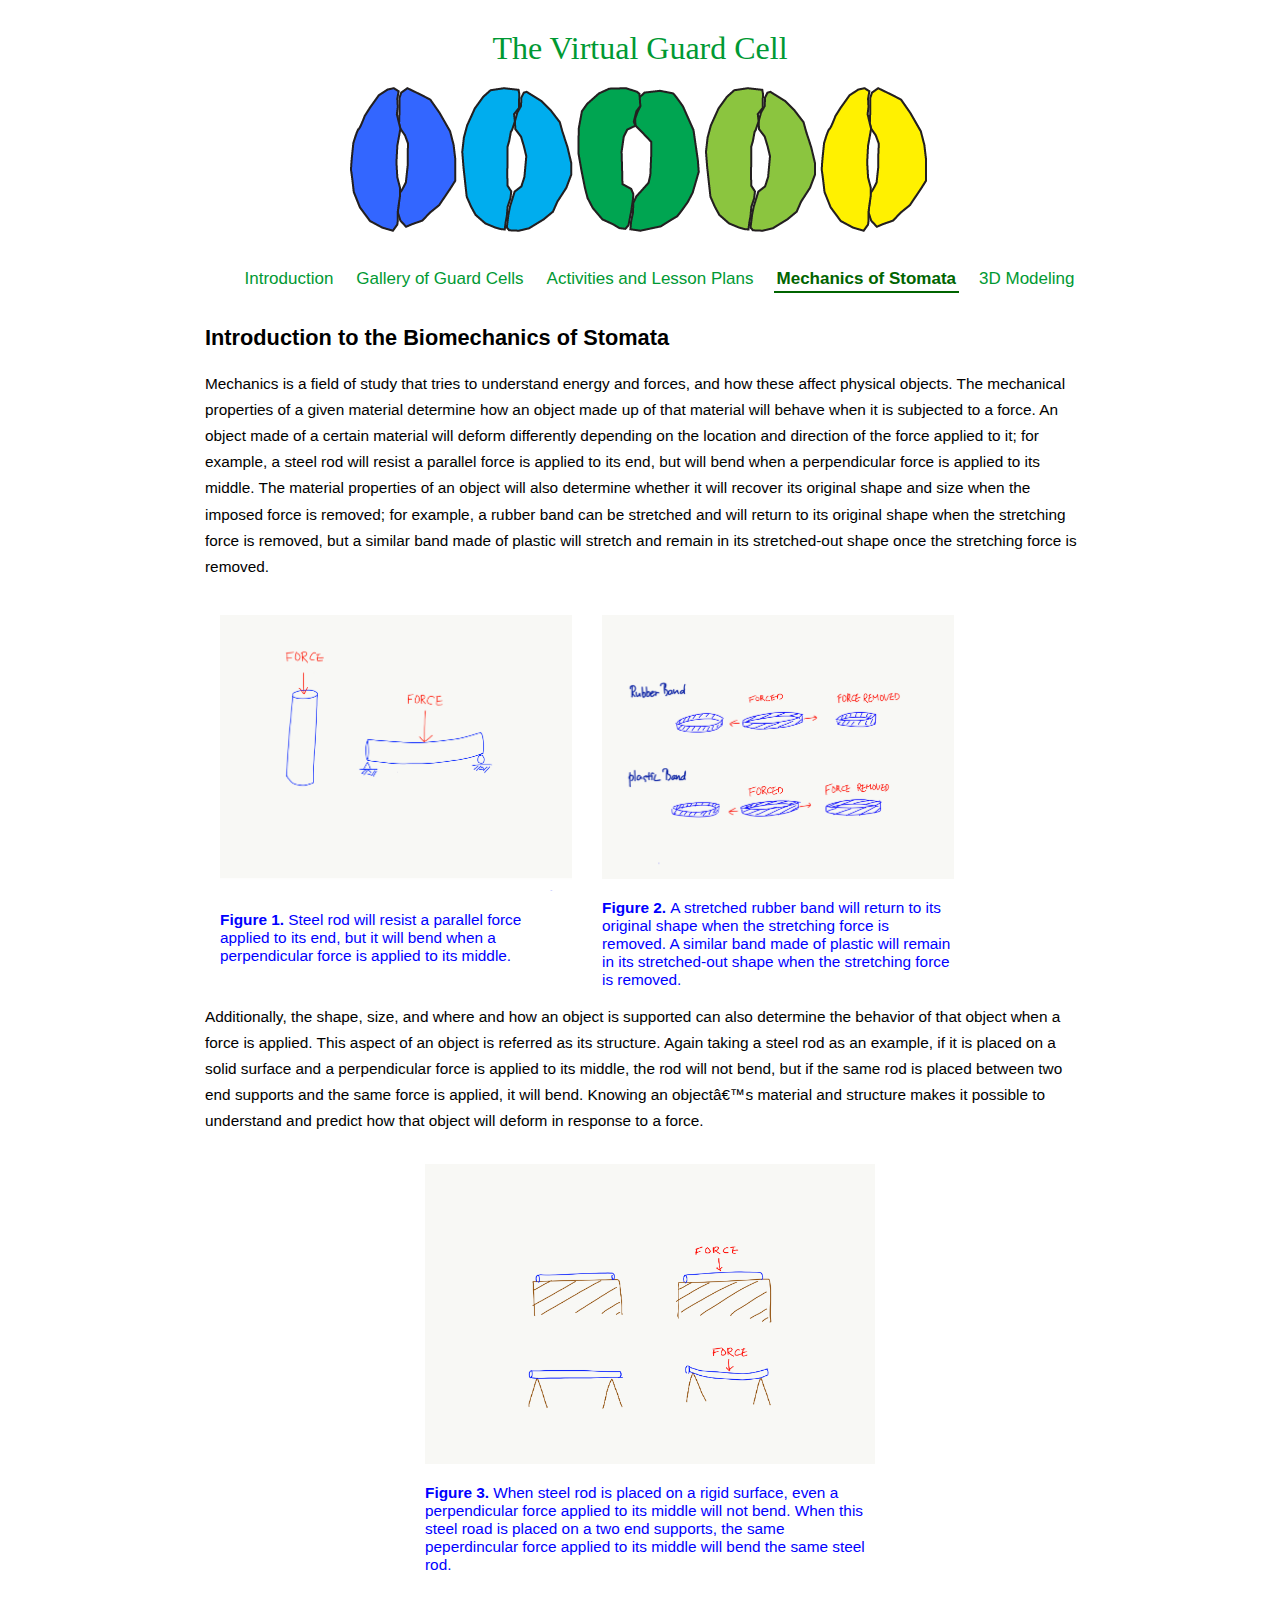
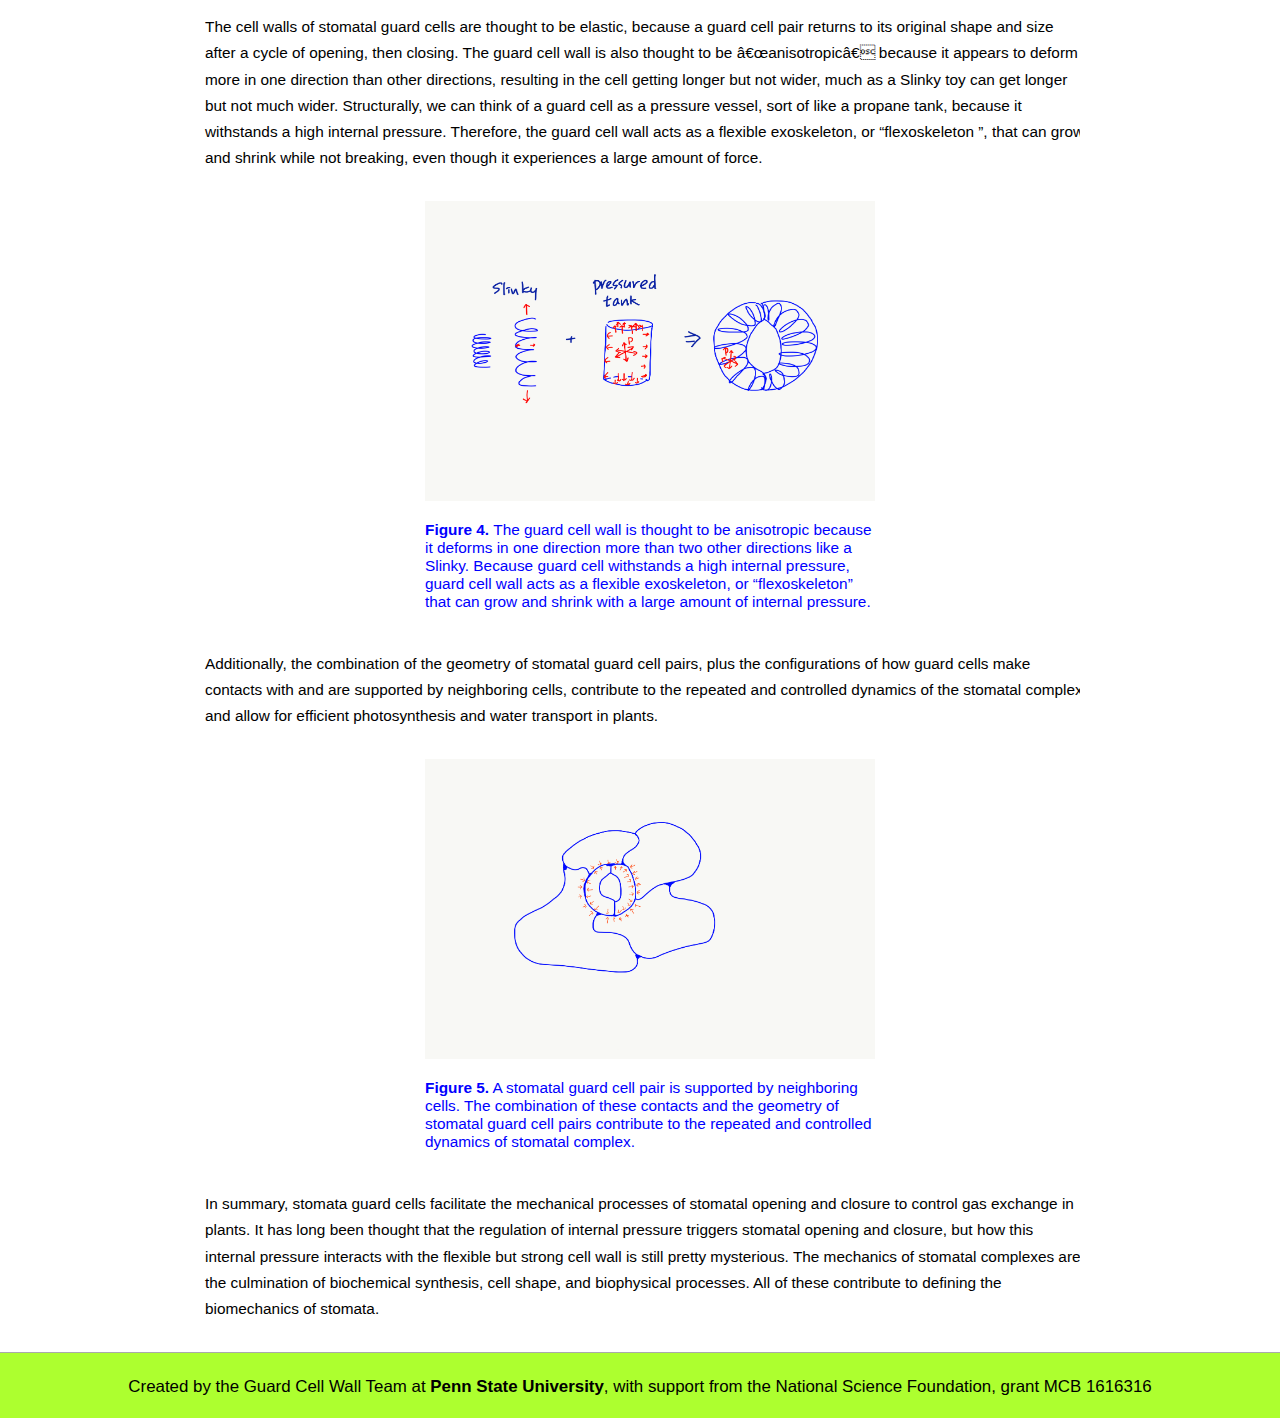
<file: mechanics.html>
<!DOCTYPE HTML>
<html>

<head>
  <title>Virtual Guard Cell</title>
  <meta name="description" content="website description" />
  <meta name="keywords" content="website keywords, website keywords" />
  <meta http-equiv="content-type" content="text/html; charset=windows-1252" />
  <link rel="stylesheet" type="text/css" href="style/style.css" />
</head>

<body>
  <div id="main">
    <div id="header">
      <div id="logo">
        <div id="logo_text">
          <!-- class="logo_colour", allows you to change the colour of the text -->

          <h1 align="center" class="heading">The Virtual Guard Cell</h1>
          <div id="banner"></div>
        
        </div>
      </div>
      <div id="menubar">
        <ul id="menu">
          <!-- put class="selected" in the li tag for the selected page - to highlight which page you're on -->
          <li ><a href="index.html">Introduction</a></li>
          <li ><a href="gallery.html">Gallery of Guard Cells</a></li>
          <li>
            <div class="dropdown"> 
              <a class="drop">Activities and Lesson Plans</a>
              <div class="dropdown-content">
                <a href="activities.html">Activity</a>
                <a href="lesson.html">Lesson Plan</a>

              </div>
            </div>
          </li>
          <li  class="selected"><a href="mechanics.html">Mechanics of Stomata</a></li>
          <li ><a href="3Dstomata.html">3D Modeling</a></li>
           
        </ul>
      </div>
    </div>
    <div id="content_header"></div>
    <div id="site_content">
    
      <div id="content">
        <!-- insert the page content here -->
        <h1><span style="font-weight:bold">Introduction to the Biomechanics of Stomata</span></h1>
        <p style="font-size:120%;">Mechanics is a field of study that tries to understand energy and forces, and how these affect physical objects. The mechanical properties of a given material determine how an object made up of that material will behave when it is subjected to a force. An object made of a certain material will deform differently depending on the location and direction of the force applied to it; for example, a steel rod will resist a parallel force is applied to its end, but will bend when a perpendicular force is applied to its middle. The material properties of an object will also determine whether it will recover its original shape and size when the imposed force is removed; for example, a rubber band can be stretched and will return to its original shape when the stretching force is removed, but a similar band made of plastic will stretch and remain in its stretched-out shape once the stretching force is removed. </p>

        <div class="row1">
          <div class="column1">
            <figure>
            <img src="Mechanics_Figure_1.gif" alt="Snow" style="width:100%">
            <figcaption class="cap"> <strong>Figure 1.</strong> Steel rod will resist a parallel force applied to its end, but it will bend when a perpendicular force is applied to its middle.</figcaption>
            </figure>
          </div>
          <div class="column1">
            <figure>
            <img src="Mechanics_Figure_2.gif" alt="Forest" style="width:100%">
            <figcaption class="cap"> <strong>Figure 2. </strong>A stretched rubber band will return to its original shape when the stretching force is removed. A similar band made of plastic will remain in its stretched-out shape when the stretching force is removed.</figcaption>
            </figure>
          </div>
        </div>
        

        <p style="font-size:120%;">Additionally, the shape, size, and where and how an object is supported can also determine the behavior of that object when a force is applied. This aspect of an object is referred as its structure. Again taking a steel rod as an example, if it is placed on a solid surface and a perpendicular force is applied to its middle, the rod will not bend, but if the same rod is placed between two end supports and the same force is applied, it will bend. Knowing an object’s material and structure makes it possible to understand and predict how that object will deform in response to a force.</p>
        <div id="m_img3">
          <figure>
           <img src="Mechanics_Figure_3.gif" style="width:450px; height: 300px" alt="intro1" align="middle">
           <figcaption class="cap3"> <strong> Figure 3.</strong> When steel rod is placed on a rigid surface, even a perpendicular force applied to its middle will not bend. When this steel road is placed on a two end supports, the same peperdincular force applied to its middle will bend the same steel rod.</figcaption>
           </figure>
        </div>
        <p style="font-size:120%;">The cell walls of stomatal guard cells are thought to be elastic, because a guard cell pair returns to its original shape and size after a cycle of opening, then closing. The guard cell wall is also thought to be “anisotropic” because it appears to deform more in one direction than other directions, resulting in the cell getting longer but not wider, much as a Slinky toy can get longer but not much wider. Structurally, we can think of a guard cell as a pressure vessel, sort of like a propane tank, because it withstands a high internal pressure. Therefore, the guard cell wall acts as a flexible exoskeleton, or <q>flexoskeleton </q>, that can grow and shrink while not breaking, even though it experiences a large amount of force. </p>
        <div id="m_img4">
          <figure>
           <img src="Mechanics_Figure_4.gif" style="width:450px;height:300px;" alt="intro1" align="middle">
           <figcaption class="cap3"> <strong>Figure 4. </strong> The guard cell wall is thought to be anisotropic because it deforms in one direction more than two other directions like a Slinky. Because guard cell withstands a high internal pressure, guard cell wall  acts as a flexible exoskeleton, or <q
            >flexoskeleton</q> that can grow and shrink with a large amount of internal pressure.</figcaption>
           </figure>
        </div>

        <p style="font-size:120%;">Additionally, the combination of the geometry of stomatal guard cell pairs, plus the configurations of how guard cells make contacts with and are supported by neighboring cells, contribute to the repeated and controlled dynamics of the stomatal complex and allow for efficient photosynthesis and water transport in plants.</p>
        <div id="m_img5">
          <figure>
           <img src="Mechanics_Figure_5.gif" style="width:450px;height:300px;" alt="intro1" align="middle">
           <figcaption class="cap3"> <strong> Figure 5.</strong> A stomatal guard cell pair is supported by neighboring cells. The combination of these contacts and the geometry of stomatal guard cell pairs contribute to the repeated and controlled dynamics of stomatal complex.</figcaption>
           </figure>
        </div>
        <p style="font-size:120%;">In summary, stomata guard cells facilitate the mechanical processes of stomatal opening and closure to control gas exchange in plants. It has long been thought that the regulation of internal pressure triggers stomatal opening and closure, but how this internal pressure interacts with the flexible but strong cell wall is still pretty mysterious. The mechanics of stomatal complexes are the culmination of biochemical synthesis, cell shape, and biophysical processes. All of these contribute to defining the biomechanics of stomata.</p>
        
      </div>
    </div>
    <div id="content_footer"></div>
    <div id="footer">
      <p>Created by the Guard Cell Wall Team at <span style="font-weight:bold">Penn State University</span>, with support from the National Science Foundation, grant MCB 1616316</p>
      
    </div>
  </div>
</body>
</html>
</file>
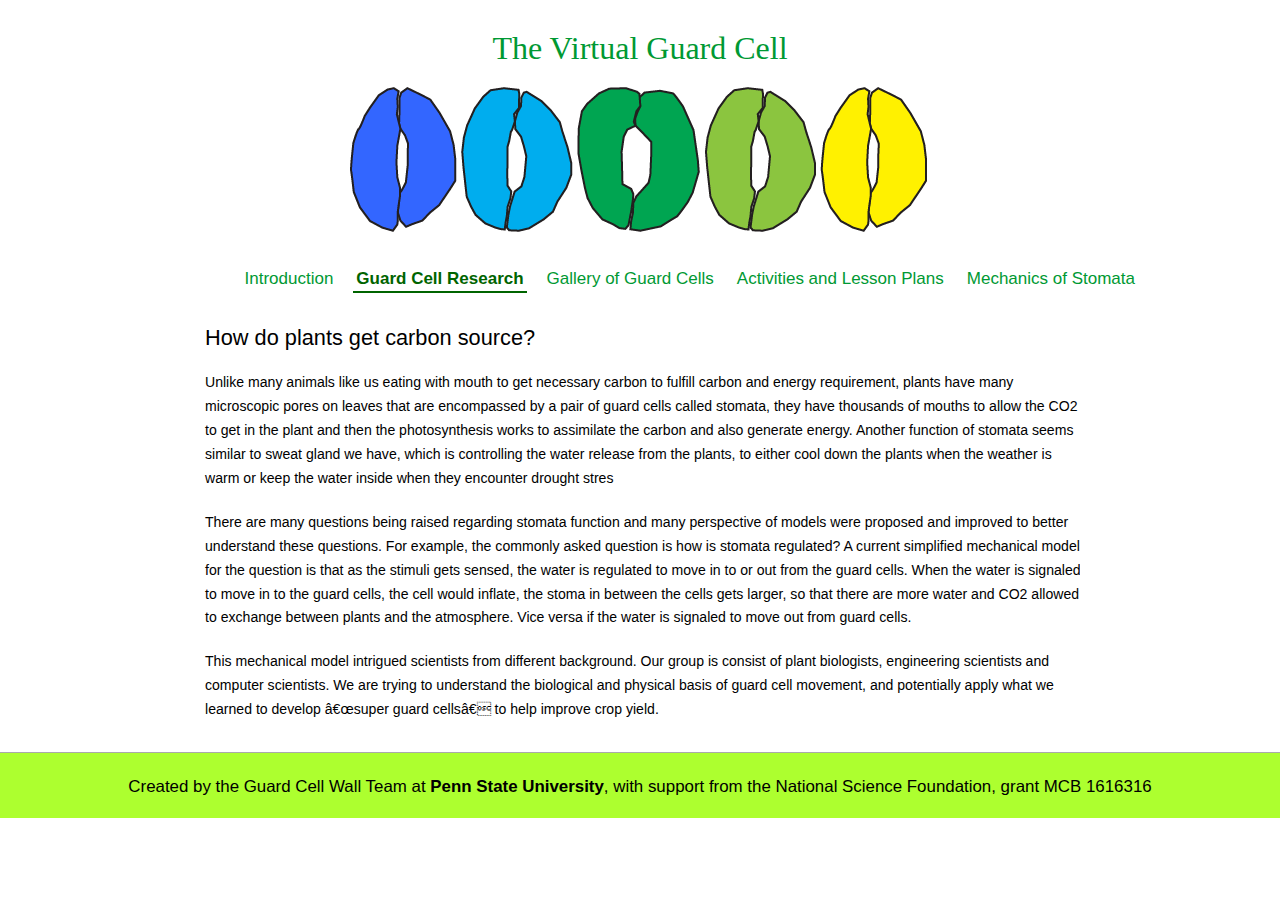
<file: research.html>
<!DOCTYPE HTML>
<html>

<head>
  <title>Virtual Guard Cell</title>
  <meta name="description" content="website description" />
  <meta name="keywords" content="website keywords, website keywords" />
  <meta http-equiv="content-type" content="text/html; charset=windows-1252" />
  <link rel="stylesheet" type="text/css" href="style/style.css" />
</head>

<body>
  <div id="main">
    <div id="header">
      <div id="logo">
        <div id="logo_text">
          <!-- class="logo_colour", allows you to change the colour of the text -->

          <h1 align="center" class="heading">The Virtual Guard Cell</h1>
          <div id="banner"></div>
        
        </div>
      </div>
      <div id="menubar">
        <ul id="menu">
          <!-- put class="selected" in the li tag for the selected page - to highlight which page you're on -->
          <li><a href="index.html">Introduction</a></li>
          <li class="selected"><a href="research.html">Guard Cell Research</a></li>
          <li><a href="gallery.html">Gallery of Guard Cells</a></li>
          <li><a href="activities.html">Activities and Lesson Plans</a></li>
          <li><a href="mechanics.html">Mechanics of Stomata</a></li>
        </ul>
      </div>
    </div>
    <div id="content_header"></div>
    <div id="site_content">
    
      <div id="content">
        <!-- insert the page content here -->
        <h1>How do plants get carbon source?</h1>
        <p>Unlike many animals like us eating with mouth to get necessary carbon to fulfill carbon and energy requirement, plants have many microscopic pores on leaves that are encompassed by a pair of guard cells called stomata, they have thousands of mouths to allow the CO2 to get in the plant and then the photosynthesis works to assimilate the carbon and also generate energy. Another function of stomata seems similar to sweat gland we have, which is controlling the water release from the plants, to either cool down the plants when the weather is warm or keep the water inside when they encounter drought stres</p>
        <p>There are many questions being raised regarding stomata function and many perspective of models were proposed and improved to better understand these questions. For example, the commonly asked question is how is stomata regulated? A current simplified mechanical model for the question is that as the stimuli gets sensed, the water is regulated to move in to or out from the guard cells. When the water is signaled to move in to the guard cells, the cell would inflate, the stoma in between the cells gets larger, so that there are more water and CO2 allowed to exchange between plants and the atmosphere. Vice versa if the water is signaled to move out from guard cells.</p>
        <p>This mechanical model intrigued scientists from different background. Our group is consist of plant biologists, engineering scientists and computer scientists. We are trying to understand the biological and physical basis of guard cell movement, and potentially apply what we learned to develop “super guard cells” to help improve crop yield. </p>
        
      </div>
    </div>
    <div id="content_footer"></div>
    <div id="footer">
       <p>Created by the Guard Cell Wall Team at <span style="font-weight:bold">Penn State University</span>, with support from the National Science Foundation, grant MCB 1616316</p>
    </div>
  </div>
</body>
</html>
</file>
<file: style/style.css>
html
{ height: 100%;}

*
{ margin: 0;
  padding: 0;}

body
{ font: normal .80em 'trebuchet ms', arial, sans-serif;
  background: #FFF;
  }

p
{ padding: 0 0 20px 0;
  line-height: 1.7em;
 font-size: 1.1em;}

.para1
{
  padding: 4px 0 1px 0;
  margin-bottom: 1px;
  font-size: 1.2em;
}

img
{ border: 0;}

h1, h2, h3, h4, h5, h6 
{ color: #000000;
  letter-spacing: 0em;
  padding: 0 0 5px 0;}

h1, h2, h3
{ font: normal 170% 'century gothic', arial;
  margin: 0 0 15px 0;
  padding: 15px 0 5px 0;
  color: #000;}

h1
{font-weight:100;}
h2
{ font-size: 160%;
  padding: 9px 0 5px 0;
  color: #000000;}

h3
{ font-size: 140%;
  padding: 5px 0 0 0;}

h4, h6
{ color: #000000;
  padding: 0 0 10px 0;
  font: normal 110% arial;
  }

h5, h6
{ color: #888;
  font: normal 95% arial;
  letter-spacing: normal;
  padding: 0 0 15px 0;}


blockquote
{ margin: 20px 0; 
  padding: 10px 10px 0 20px;
  border: 1px solid #E5E5DB;
  background: #FFF;}
ul
{ margin: 2px 0 22px 17px;}

ul li
{ list-style-type: circle;
  margin: 0 0 6px 0; 
  padding: 0 0 4px 5px;
  line-height: 1.5em;}

ol#list1
{ margin: 0 0 20px 20px;
font-size: 1.1em;}

ol li
{ margin: 8px 0 5px 0;}

.left
{ float: left;
  width: auto;
  margin-right: 10px;}

.right
{ float: right; 
  width: auto;
  margin-left: 10px;}

.center
{ display: block;
  text-align: center;
  margin: 20px auto;}


#main, #logo, #menubar, #footer
{ margin-left: auto; 
  margin-right: auto;}

#header
{ background: #FFF;
  height: 270px;}
  
#logo
{ width: 880px;
  position: relative;
  height: 250px;
  background: transparent;}

#banner
{ background: transparent url(banner.jpg) no-repeat;
  width: 870px;
  height: 180px;
  float: center;
  margin-bottom: 20px;
  margin-left: 150px;
 }

#logo #logo_text 
{ position: relative; 
  top: 10px;
  left: 0;
  float:center;}

#logo h1
{ font-family: Verdana, Geneva, sans-serif;
  font-size: 2.5em;
  border-bottom: 0;
  text-transform: none;
  margin: 0 0 0 0;}

#logo_text h1, #logo_text h1 a, #logo_text h1 a:hover 
{ font-family: Georgia, Times New Roman, Times, serif;
  font-size: 2.5em;
  padding: 20px;
  color: #093;
  text-decoration: none;}

#logo_text h1 a .logo_colour
{ color: #00C6F0;}

#logo_text a:hover .logo_colour
{ color: #DDD;}

#menubar
{ width: 915px;
  height: 100px;
  padding-right: 8px;
  padding-left: 100px; 
  background: #FFF;

  } 

ul#menu
{ float: center;
  margin: 0;
  overflow: hidden;
  background-color: #FFF; }


ul#menu li
{ float: left;
  padding: 5px 0 3px 9px;
  list-style: none;
  margin: 8px 4px 0 4px;}

ul#menu li a 
{ font-family: inherit;
  font-size: 17px;
  display: inline-block; 
  float: left; 
  padding: 6px 3px 3px 3px;
  text-align: center;
  color: #093;
  text-decoration: none;
 } 

 ul#menu li a:hover:not(.active) {
  background-color: #ADFF2F;
}
.active {
  background-color: #4CAF50;
}

ul#menu li.selected a

{ background: #FFF;
  color:  #006400;
  font-weight: bold;
  border-bottom: 2px solid #006400;}

.dropdown {
  float: left;
  overflow: hidden;
}

.dropdown #drop{
margin: 0;
border: none;
outline: none;
font-family: inherit;
font-size: 17px;
display: inline-block; 
float: left; 
text-align: center;
color: #093;
text-decoration: none;
padding: 4px 3px 8px 3px;

}
.dropdown-content {
  margin-top: 27px;
  display: none;
  position: absolute;
  background-color: #fff;
  min-width: 160px;
  box-shadow: 0px 8px 7px 0px rgba(0,0,0,0.2);
  z-index: 1;
}

 ul#menu li .dropdown-content a {
  float: none;
  color: #093;
  padding: 10px 16px;
  text-decoration: none;
  display: block;
  text-align: left;
}

.dropdown .dropdown-content a:hover {
  background-color: #000;
}

.dropdown:hover .dropdown-content {
  display: block;
}

.btn {
  background-color: DodgerBlue;
  border: none;
  position: relative;

  color: white;
  padding: 12px 20px;
  cursor: pointer;
  font-size: 14px;
}

/* Darker background on mouse-over */
.btn:hover {
  background-color: RoyalBlue;
}

#img1
{
display: block;
  margin-left: auto;
  margin-right: auto;
  width: 50%;
  padding: 10px
}
#img2
{
display: block;
  margin-left: auto;
  margin-right: auto;
  width: 35%;
  padding: 10px
}
#img3
{
  display: block;
  margin-left: auto;
  margin-right: auto;
  width: 45%;
  padding: 10px
}
#m_img3{
  display: block;
  margin-left: auto;
  margin-right: auto;
  width: 50%;
  padding: 10px
}
#m_img4{
  display: block;
  margin-left: auto;
  margin-right: auto;
  width: 50%;
  padding: 10px
}
#m_img5{
  display: block;
  margin-left: auto;
  margin-right: auto;
  width: 50%;
  padding: 10px
}

#site_content
{ width: 880px;
  overflow: hidden;
  margin: 20px auto 0 auto;
  padding: 0 0 10px 0;} 

#content
{ text-align: left;
  width: 880px;
  padding: 20px 0 0 5px;
  float: left;}
  

#a_content{
  margin: 20px;
}
#a_content h1{
  padding: 1px 0 1px 0px;
}

#a_content p{
  padding-top: 2px;
}

.column1 {
  float: left;
  width: 40%;
  padding: 15px;
}

/* Clearfix (clear floats) */
.row1::after {
  content: "";
  clear: both;
  display: table;
}

.column2 {
  float: left;
  width: 25%;
  padding-top: 10px;
  padding: 20px;
}
.column3 {
  float: left;
  position: relative;
  top: 80px;
  width: 8%;
  padding: 10px;
}
.column4 {
  float: left;
  position: relative;
  left: 20px;
  right: 40px;
  width: 8%;
  padding-right: 10px;
}


/* Clearfix (clear floats) */
.row2::after {
  content: "";
  clear: both;
  display: table;
}
.cap
{
font-size: 1.2em;
color: blue;
padding-top: 20px;
}
.cap3{

  width: 450px;
  font-size: 1.2em;
color: blue;
padding-top: 20px;
padding-bottom: 30px;
}
#footer
{ width: 100%;
  font-family: 'trebuchet ms', sans-serif;
  font-size: 1.2em;
  height: 40px;
  padding: 20px 0 5px 0;
  text-align: center; 
  background: #ADFF2F;
  border-top: 1px solid #AAA;
  color: #000;}

#footer p
{ line-height: 1.7em;
  padding: 0 0 10px 0;}

#footer a
{ color: #000;
  text-decoration: none;}

#footer a:hover
{ color: #00C6F0;
  text-decoration: none;}


  
img {
  vertical-align: middle;
}

/* Position the image container (needed to position the left and right arrows) */
.container {
  position: relative;
  float: center;

}

#g_content{
margin: 40px;

}
/* Hide the images by default */
.mySlides {
  position: relative;
  float: left;
  margin-left: 250px;
  
}

/* Add a pointer when hovering over the thumbnail images */
.cursor {
  cursor: pointer;
}

/* Next & previous buttons */

.previous,
.next {
  cursor: pointer;
  position: absolute;
  top: 20%;
  width: auto;
  margin-top: -180px;
  border: none;
  padding: 7px 12px;
  text-align: center;
  background-color: #4CAF50;
  color: white;
  font-weight: bold;
  font-size: 1.2em;
  top: 40%;
  display: inline-block;
}
.next:hover
{
  box-shadow: 0 17px 50px 0 rgba(0,0,0,0.19);
}
.next
{
  right: 0;
}

.previous:hover
 {
  box-shadow: 0 12px 16px 0 rgba(0,0,0,0.24);
}

/* Number text (1/3 etc) */
.numbertext {
  color: #f2f2f2;
  font-size: 12px;
  padding: 8px 12px;
  position: absolute;
  top: 0;
}

/* Container for image text */
.caption-container {
  text-align: center;
  background-color: #FFF;
  padding: 5px;
  color: green;
  font-size:1.6em;
}

.row:after {
  content: "";
  display: table;
  clear: both;
}

/* Six columns side by side */
.column {
  float: left;
  width: 16.66%;
}

/* Add a transparency effect for thumnbail images */
.demo {
  opacity: 0.6;
}

.demo:active,
.demo:hover {
  opacity: 1;
}
</file>
